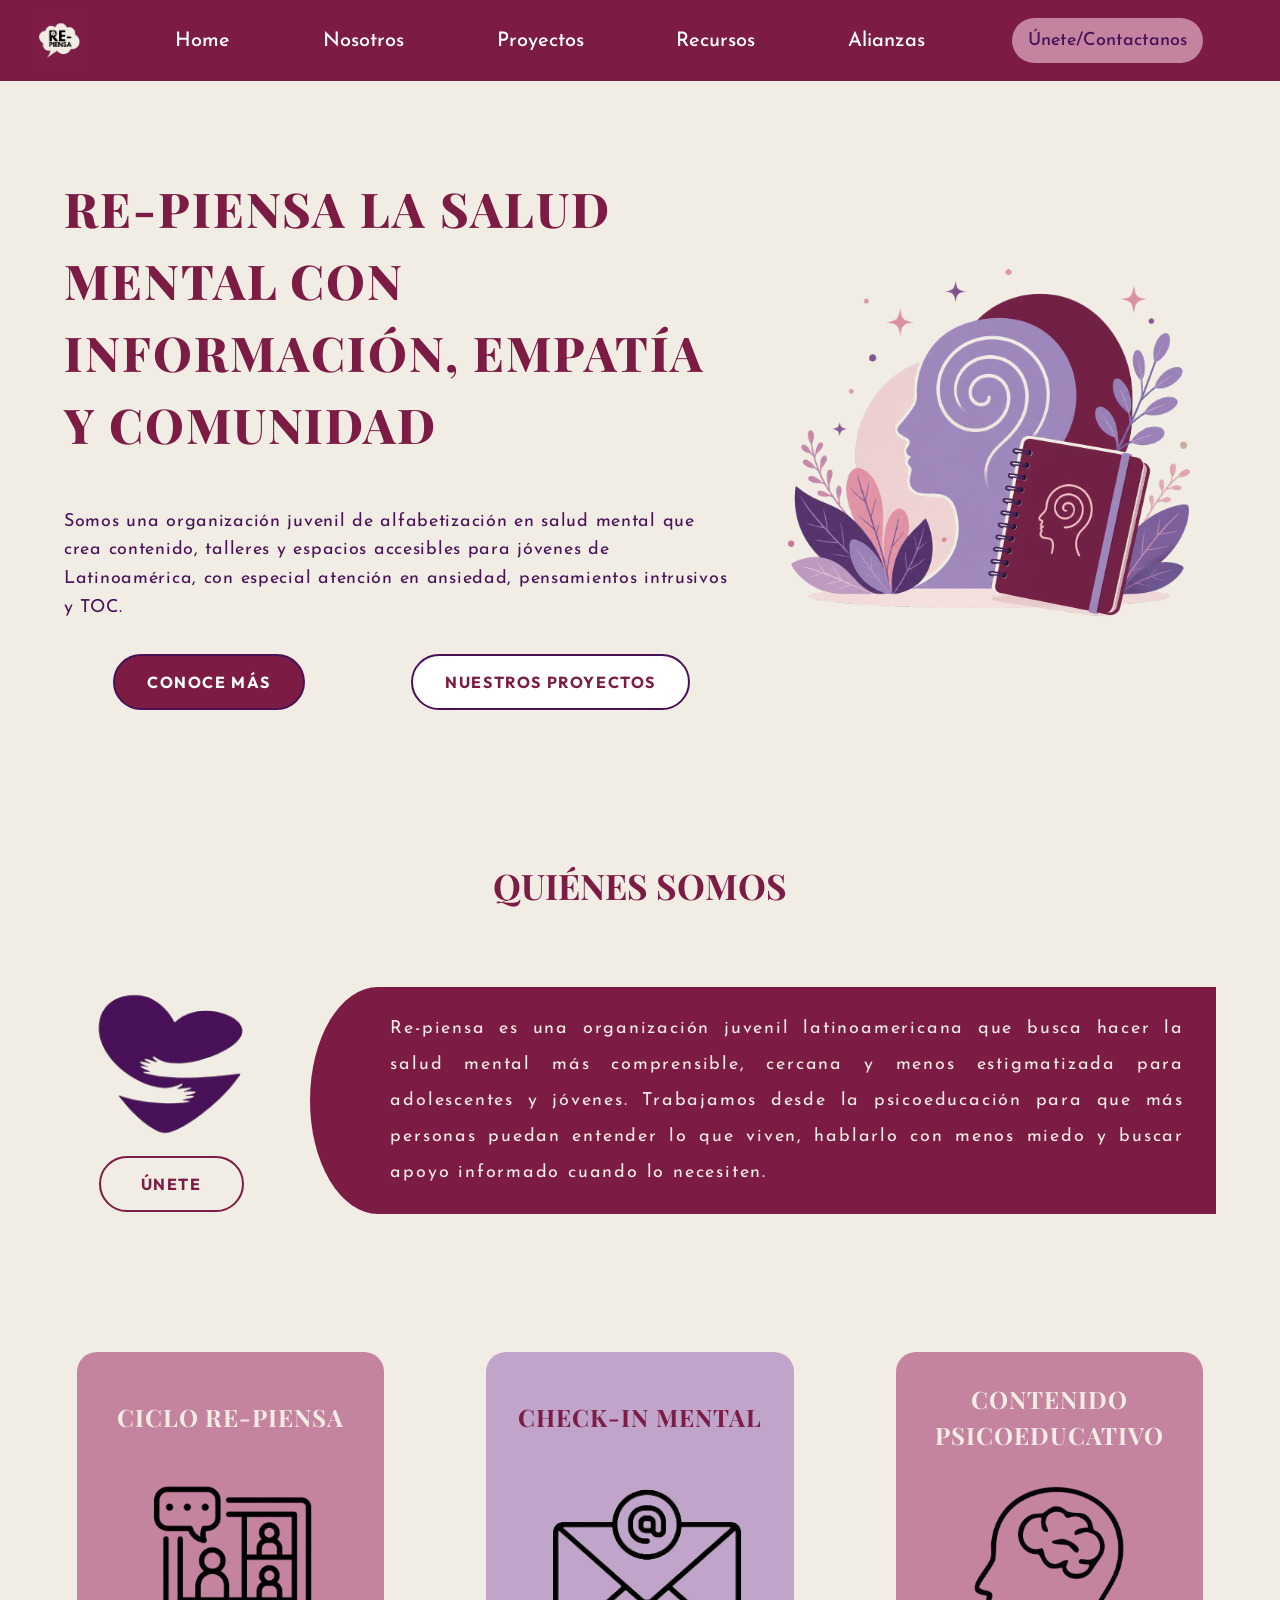
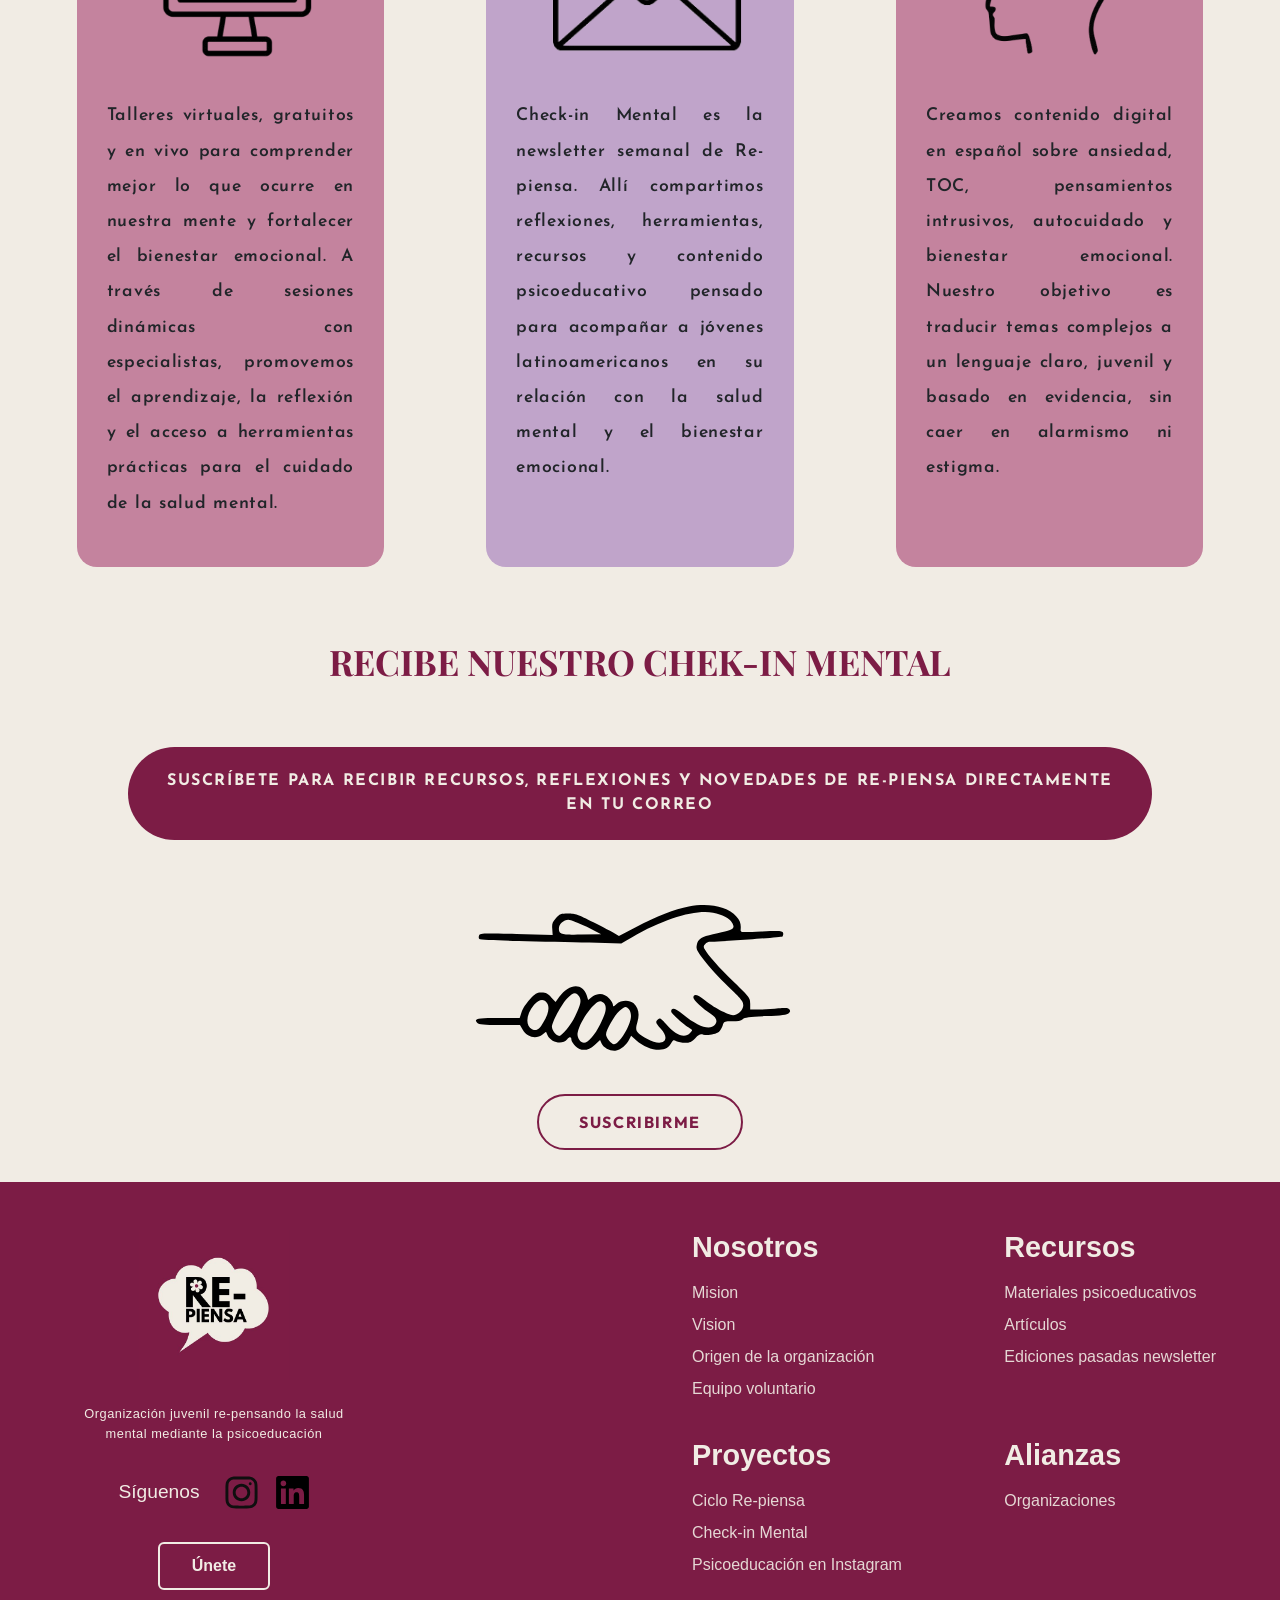
<file: index.html>
<!doctype html>
<html lang="en">
  <head>
    <meta charset="UTF-8" />
    <meta name="viewport" content="width=device-width, initial-scale=1.0" />
    <title>Re-piensa</title>
    <link rel="icon" type="image/x-icon" href="assets/icons/repiensa_logo.jpg">

    <!-- Fonts -->
    <link rel="preconnect" href="https://fonts.googleapis.com" />
    <link rel="preconnect" href="https://fonts.gstatic.com" crossorigin />
    <link href="https://fonts.googleapis.com/css2?family=Cinzel+Decorative:wght@400;700;900&family=Josefin+Sans:ital,wght@0,100..700;1,100..700&family=Merriweather:ital,opsz,wght@0,18..144,300..900;1,18..144,300..900&family=Outfit:wght@100..900&family=Playfair+Display:ital,wght@0,400..900;1,400..900&family=Roboto:ital,wght@0,100..900;1,100..900&family=Urbanist:ital,wght@0,100..900;1,100..900&display=swap" rel="stylesheet">
    
    <!-- Bootstrap CSS -->
    <link
      rel="stylesheet"
      href="https://cdn.jsdelivr.net/npm/bootstrap@5.3.8/dist/css/bootstrap.min.css"
    />

    <!-- Mis estilos -->
    <link rel="stylesheet" href="css/styles.css" />

  </head>
  <body>
    <!-- Barra de navegación -->
    <nav class="navbar navbar-expand-xl bg-body-navbar">
      <div class="container-fluid">
        <!-- Logo (Izquierda)-->
        <a class="navbar-brand" href="#" id="logo-navbar">
          <img class="navbar-logo" src="assets/icons/repiensa_logo.jpg" alt="Logo de Re-piensa"/>
        </a>

        <!-- Botón únete no pertenece al dropdown-->
        <div class="navbar-button">
          <a class="btn-unete" href="#">Únete/Contactanos</a>
        </div>

        <!-- Hamburger Toggler (A la derecha en celulares)-->
        <button
          class="navbar-toggler"
          type="button"
          data-bs-toggle="collapse"
          data-bs-target="#navbarNavDropdown"
          aria-controls="navbarNavDropdown"
          aria-expanded="false"
          aria-label="Toggle navigation"
        >
          <span class="navbar-toggler-icon"></span>
        </button>

        <!-- Menú Colapsable-->
        <div class="collapse navbar-collapse" id="navbarNavDropdown">
          <!-- Menú -->
          <ul class="navbar-nav" id="main-menu"></ul>
        </div>
      </div>
    </nav>

    <!-- Using SPA-->
    <main id="main-content"></main>
    
    <!-- Pie de página -->
    <footer class="footer-site">
      <div class="footer-brand">
        <img class="footer-logo" src="assets/icons/repiensa_logo.jpg" alt="Re-Piensa logo" />
        <p class="footer-tagline">
          Organización juvenil re-pensando la salud mental mediante la
          psicoeducación
        </p>
        <div class="footer-follow">
          <span>Síguenos</span>
          <div class="social-icons">
            <a href="https://www.instagram.com/re_piensa/" target="_blank" aria-label="Instagram">
              <img src="assets/icons/instagram.svg" alt="Instagram" />
            </a>
            <a href="https://www.linkedin.com/company/re-piensa/" target="_blank" aria-label="LinkedIn">
              <img src="assets/icons/linkedin.svg" alt="LinkedIn" />
            </a>
          </div>
        </div>
        <a class="footer-btn" href="#">Únete</a>
      </div>

      <div class="footer-links">
        <div class="footer-col">
          <h4>Nosotros</h4>
          <ul>
            <li><a href="#" class="footer-anchor-link" data-route="pages/nosotros.html" data-target="mision">Mision</a></li>
            <li><a href="#" class="footer-anchor-link" data-route="pages/nosotros.html" data-target="vision">Vision</a></li>
            <li><a href="#" class="footer-anchor-link" data-route="pages/nosotros.html" data-target="origen">Origen de la organización</a></li>
            <li><a href="#" class="footer-anchor-link" data-route="pages/nosotros.html" data-target="equipo">Equipo voluntario</a></li>
          </ul>
        </div>

        <div class="footer-col">
          <h4>Recursos</h4>
          <ul>
            <li><a href="#" class="footer-anchor-link" data-route="pages/recursos.html" data-filter="materiales">Materiales psicoeducativos</a></li>
            <li><a href="#" class="footer-anchor-link" data-route="pages/recursos.html" data-filter="articulos">Artículos</a></li>
            <li><a href="#" class="footer-anchor-link" data-route="pages/recursos.html" data-filter="newsletter">Ediciones pasadas newsletter</a></li>
          </ul>
        </div>

        <div class="footer-col">
            <h4>Proyectos</h4>
            <ul>
                <li><a href="#" class="footer-anchor-link" data-route="pages/proyectos.html" data-target="ciclo-repiensa">Ciclo Re-piensa</a></li>
                <li><a href="#" class="footer-anchor-link" data-route="pages/proyectos.html" data-target="checkin-mental">Check-in Mental</a></li>
                <li><a href="#" class="footer-anchor-link" data-route="pages/proyectos.html" data-target="instagram-psico">Psicoeducación en Instagram</a></li>
            </ul>
        </div>

        <div class="footer-col">
            <h4>Alianzas</h4>
            <ul>
                <li><a href="#" class="footer-anchor-link" data-route="pages/alianzas.html" data-target="organizaciones">Organizaciones</a></li>
            </ul>
        </div>
      </div>
    </footer>

    <!-- Bootstrap JS -->
    <script src="https://cdn.jsdelivr.net/npm/bootstrap@5.3.8/dist/js/bootstrap.bundle.min.js"></script>

    <!-- Mi JavaScript-->
    <script src="js/app.js" type="module"></script>
  </body>
</html>
</file>
<file: css/styles.css>
:root {
    --color-1: #F1ECE4;
    --color-2: #7c1c45;
    --color-3: #C4839E;
    --color-4: #C0A4CA;
    --color-5: #481158;
    --color-6: #AA6754;

    /*-----Fonts-----*/
    --font-navbar: 'Josefin Sans', sans-serif;
    --font-heading: 'Playfair Display', serif;
    --font-text: 'Josefin Sans', sans-serif;
    --font-buttons: 'Outfit', sans-serif;
    --font-footer: 'League Spartan', sans-serif;
    --font-partner: 'Merriweather', sans-serif;
    --font-form: 'Merriweather', sans-serif;

    /*-----Font sizes-----*/
    --fs-section-title: clamp(1.5rem, 3vw, 2.2rem);
    --fs-card-title: clamp(1.4rem, 2vw, 1.5rem);
    --fs-body: clamp(0.95rem, 1.4vw, 1.1rem);
    --fs-subtitle: clamp(1rem, 1.6vw, 1.15rem);
    --fs-button: clamp(1rem, 1.2vw, 1.1rem);
}

#main-content {
    background-color: var(--color-1);
}

/* #region Navbar*/
.bg-body-navbar {
    background-color: var(--color-2);
}

.navbar-logo {
    width: 55px;
    height: auto;
}

/* ---------- Mobile View (Default) ---------- */

/* Centra el botón entre el logo y el toggler*/
.navbar-button {
    order: 2;
    margin: 0 auto;
}

/* Posiciona el toggler a la derecha */
.navbar-toggler {
    order: 3;
}

/* Fuerza al menú colapsado a bajar debajo de todo lo demás*/
.navbar-collapse {
    order: 4;
    width: 100%;
}

.nav-link {
    font-family: var(--font-navbar);
    font-size: 18px;
    font-weight: 500;
    text-align: center;
    color: white;
}

.btn-unete {
    font-family: var(--font-navbar);
    font-size: 18px;
    font-weight: 500;
    background-color: var(--color-3);
    padding: 0.8rem 1rem;
    border-radius: 999px;
    color: var(--color-5);
    text-decoration: none;
}

/* ---------- Desktop ---------- */

@media (min-width: 1200px) 
{

    .navbar-button {
        order: 3;
    }

    /* Resetear el menu a la posición media */
    .navbar-collapse {
        order: 2;
    }
    

    .bg-body-navbar .container-fluid 
    {
        padding-inline: 2rem 6vw;
    }

    #main-menu
    {
        gap: 6vw;
        margin-left: 5vw;
    }

    .navbar-nav .nav-link
    {
        font-size: 20px;
        font-weight: 500;
        color: white;
        text-transform: capitalize;
    }

    .navbar-nav .nav-link.active
    {
        font-size: 20px;
        color: var(--color-3);
        font-weight: bold;
        text-transform: uppercase;
    }
}
/* #endregion */

/*-------------- Landing Page --------------*/

/* #region Hero Section */
#hero-section {
    background-color: var(--color-1);
    display: flex;
    flex-direction: row;
    justify-content: space-evenly;
    align-items: center;
    padding: 5rem 5%;    
    gap: 2rem;
    min-height: 80vh; /*Ocupa el 80% del viewport*/
}

/* Lado izquierdo toma el 40% menos el gap*/
#hero-section .hero-image {
    flex: 0 0 calc(40% - 1rem);
    display: flex;  
    justify-content: center;
}

#hero-section .hero-image img {
    max-width: 100%;
    height: auto;
}

/* Lado derecho tome el 60% menos el gap*/
#hero-section .hero-content {
    flex: 0 0 calc(60% - 1rem);
}

#hero-section .hero-content .hero-title {
    font-family: var(--font-heading);
    color: var(--color-2);
    font-size: 3rem;
    font-weight: 800;
    text-transform: uppercase;
    line-height: 1.5;
    letter-spacing: 0.04em;
    margin-bottom: 3rem;
}

#hero-section .hero-content .hero-description {
    font-family: var(--font-text);
    color: var(--color-5);
    font-size: clamp(0.95rem, 1.4vw, 1.15rem);
    line-height: 1.6;
    letter-spacing: 0.04em;
    margin-bottom: 2rem;
}

#hero-section .hero-content .hero-buttons {
    display: flex;
    flex-direction: row;
    gap: 0.5rem;
    justify-content: space-around;
    align-items: center;
}

#hero-section .hero-content .hero-buttons .btn {
    padding: 0.88rem 2rem;
    border-radius: 50px;
    border: 2px solid var(--color-5);
    font-family: var(--font-buttons);
    font-size: var(--fs-button);
    font-weight: 700;
    letter-spacing: 0.1em;
    text-transform: uppercase;
    transition: all 1s ease;
}

#hero-section .hero-content .hero-buttons .btn-primary,
#hero-section .hero-content .hero-buttons .btn-secondary:hover {
    background-color: var(--color-2);
    color: white;
}

#hero-section .hero-content .hero-buttons .btn-secondary,
#hero-section .hero-content .hero-buttons .btn-primary:hover {
    background-color: white;
    color: var(--color-2);
}

/* Ajuste para vista en movil */
@media (max-width: 991px) {
    
    #hero-section {
        display: grid;
        grid-template-columns: 1fr;
        text-align: center;
        padding: 3rem 2rem;
        gap: 0;
    }

    #hero-section .hero-content {
        display: contents;
    }

    /* Reordernar el contenido */
    #hero-section .hero-content .hero-title {
        grid-row: 1;
        margin-bottom: 2rem;
        font-size: 2rem;
    }

    #hero-section .hero-content .hero-description {
        grid-row: 2;
        margin-bottom: 2rem;
    }

    #hero-section .hero-image img{
        grid-row: 3;
        width: 75%;
        margin: 0 auto 1.5rem auto;     
    }

    #hero-section .hero-content .hero-buttons {
        grid-row: 4;
        justify-content: center ;
        flex-wrap: wrap;
        gap: 1.2rem;
        margin-top: 0;
    }

    #hero-section .hero-content .hero-buttons .btn {
        padding: 0.75rem 1.5rem;
    }
}
/* #endregion */

/* #region About Us Section */
#about-us-section {
    height: auto;
    padding: 4rem 5%;
    display: flex;
    flex-direction: column;
    text-align: center;
}

#about-us-section .about-us-title {
    font-family: var(--font-heading);
    font-size: var(--fs-section-title);
    font-weight: 700;
    color: var(--color-2);
    text-transform: uppercase;
    margin-bottom: 5rem;
}

#about-us-section .about-us-content {
    display: flex;
    flex-direction: row;
    gap: 2rem;
}

#about-us-section .about-us-content .left {
    flex: 0 0 calc(20% - 1rem);
    display: flex;
    flex-direction: column;
    align-items: center;
    gap: 1rem;
}

#about-us-section .about-us-content .left img {
    width: 75%;
    height: auto;
    transition: transform 0.5s ease-in;
}

#about-us-section .about-us-content .left img:hover {
    transform: scale(1.1);
}

#about-us-section .about-us-content .right {
    display: flex;
    align-items: center;
    background-color: var(--color-2);
    flex: 0 0 calc(80% - 1rem);
    padding: 1.5rem 2rem 1.5rem 5rem;
    margin: 0;
    border-radius: 15% / 100%;  
    border-top-right-radius: 0;
    border-bottom-right-radius: 0;

    text-align: justify;
    font-family: var(--font-text);
    font-size: clamp(0.95rem, 1.4vw, 1.2rem);
    font-weight: 400;
    color: var(--color-1);
    letter-spacing: 0.1em;
    line-height: 2;
}

#about-us-section .about-us-content .right p {
    margin-bottom: 0;
}

#about-us-section #join-btn {
    font-family: var(--font-buttons);
    font-size: var(--fs-button);
    font-weight: 700;
    letter-spacing: 0.1em;
    color: var(--color-2);
    padding: 0.88rem 2.5rem;
    border-radius: 50px;
    border: 2px var(--color-2) solid;
    text-transform: uppercase;
    text-decoration: none;
}

@media (max-width: 991px) {
    
    #about-us-section {
        padding: 0 2rem 2rem;
        gap: 0;
    }

    #about-us-section .about-us-title {
        margin-bottom: 2rem;
    }
 
    #about-us-section .about-us-content {
        flex-direction: column;
    }

    #about-us-section .about-us-content .right {
        order: -1;
        padding: 1.5rem 1.5rem;
        text-align: center;
        border-radius: 50px;
    }

    #about-us-section .about-us-content .left img{
        width: 40%;
        max-width: 200px;
        height: auto;
    }
}

/* #endregion */

/* #region Project Section */
#project-section {
    background-color: var(--color-1);
    height: auto;
    padding: 4rem 2%;
    display: flex;
    flex-direction: row;
    flex-wrap: nowrap;
    justify-content: space-around;
}

#project-section .project {
    width: 25%;
    margin: 10px 60px;
    border-radius: 20px;
    padding: 5px;
    display: flex;
    flex-direction: column;
    align-items: center;
}

.project-section-title {
    margin-top: 20px;
    height: 80px;
    color: var(--color-1);
    font-family: var(--font-heading);
    font-size: var(--fs-card-title);
    font-weight: bolder;
    text-transform: uppercase;
    display: flex;
    align-items: center;
    justify-content: center;
    text-align: center;
    letter-spacing: 0.04em;
}

#project-section .project img {
    height: 200px;
}

#project-section .project-description {
    font-family: var(--font-text);
    font-size: var(--fs-body);
    text-align: justify;
    padding: 25px;
    letter-spacing: 0.04em;
    font-weight: 600;
    line-height: 200%;
}

#project-section .project1,
#project-section .project3 {
    background-color: var(--color-3);
}

#project-section .project2 {
    background-color: var(--color-4);
}

#project-section .project .middle-title {
    color: var(--color-2);
} 


/* Los tres cardes siempre deben estar alineados*/
@media (min-width: 992px) and (max-width: 1436px) {    
    
    
    #project-section .project {
        width: 25%;
        margin-left: 0;
        margin-right: 0;
    }
}

@media (max-width: 991px) {
    
    #project-section {
        flex-direction: column;
        align-items: center;
        gap: 2rem;
    }

    #project-section .project {
        margin: 0;
        width: 75%;
        max-width: 350px;
    }

    #project-section .project img {
        height: 150px;
    }
}
/* #endregion */

/* #region Newsletter Section */
#newsletter-section {
    display: flex;
    flex-direction: column;
    align-items: center;
    text-align: center;
}

#newsletter-section .newsletter-section-title {
    font-family: var(--font-heading);
    font-size: var(--fs-section-title);
    font-weight: 700;
    color: var(--color-2);
    text-transform: uppercase;
    margin-bottom: 4rem;
}

#newsletter-section .newsletter-section-message {
    background-color: var(--color-2);
    padding: 1.4rem;
    color: var(--color-1);
    display: flex;
    justify-content: center;
    align-items: center;
    width: 80%;
    border-radius: 50px;
    margin-bottom: 1rem;
}

#newsletter-section .newsletter-section-message p {
    font-family: var(--font-text);
    font-size: clamp(0.95rem, 1.4vw, 1.0rem);
    font-weight: 700;
    text-transform: uppercase;
    letter-spacing: 0.1em;
    margin-bottom: 0;
}

#newsletter-section img {
    width: 30%;
}

#newsletter-section a {
    font-family: var(--font-buttons);
    font-size: var(--fs-button);
    font-weight: 700;
    letter-spacing: 0.1em;
    color: var(--color-2);
    padding: 0.88rem 2.5rem;
    border-radius: 50px;
    border: 2px var(--color-2) solid;
    text-transform: uppercase;
    text-decoration: none;
    margin-bottom: 2rem;
}

@media (max-width: 991px) {

    #newsletter-section {
        text-align: center;
    }

    #newsletter-section .newsletter-section-title {
        margin-bottom: 2rem;
        padding-inline: 1rem;
    }

    #newsletter-section .newsletter-section-message p {
        padding: 0.4rem;
        font-weight: 500;
        text-transform: none;
    }

    #newsletter-section img {
        height: 140px;
        width: auto;
        margin-bottom: 1rem;
    }   
}
/* #endregion */

/* #region Footer */
.footer-site {
    background-color: var(--color-2);
    color: var(--color-1);
    padding: clamp(2rem, 4vw, 3rem) clamp(1.5rem, 5vw, 4rem);
    display: flex;
    flex-wrap: wrap;
    justify-content: space-between;
    font-family: var(--font-footer);
}

.footer-site .footer-brand {
    display: flex;
    flex-direction: column;
    align-items: center;
    text-align: center;
    max-width: 300px;
}

.footer-site .footer-brand .footer-logo {
    width: clamp(50px, 20vw, 150px);
    height: auto;
    margin-bottom: 1.5rem;
}

.footer-site .footer-brand .footer-tagline {
    font-size: clamp(0.8rem, 1vw, 0.95rem);
    line-height: 1.5;
    letter-spacing: 0.04em;
    margin-bottom: 2rem;
}

.footer-site .footer-brand .footer-follow {
    display: flex;
    align-items: center;
    gap: 1.5rem;
    margin-bottom: 2rem;
    font-size: clamp(1.05rem, 1.6vw, 1.2rem);
    font-weight: 500;
}

.footer-site .footer-brand .footer-follow .social-icons {
    display: flex;
    gap: 1rem;
}

.footer-site .footer-brand .footer-follow .social-icons img {
    width: 35px;
    height: auto;
}

.footer-site .footer-brand .footer-btn {
    border: 2px solid var(--color-1);
    color: var(--color-1);
    padding: 10px 32px;
    border-radius: 6px;
    font-size: clamp(0.9rem, 1.3vw, 1rem);
    font-weight: 600;
    text-decoration: none;
}

.footer-site .footer-links {
    display: grid;
    grid-template-columns: repeat(2, auto);
    grid-template-rows: auto auto;
    column-gap: clamp(2.5rem, 8vw, 10rem);
    row-gap: 1.5rem;
}

.footer-site .footer-links .footer-col h4 {
    font-size: clamp(1.5rem, 2.4vw, 1.8rem);
    font-weight: 700;
    margin: 0 0 1rem;
}

.footer-site .footer-links .footer-col ul {
    list-style: none;
    margin: 0;
    padding: 0;
}

.footer-site .footer-links .footer-col li {
    margin-bottom: 0.5rem;
}

.footer-site .footer-links .footer-col a {
    color: var(--color-1);
    text-decoration: none;
    font-size: clamp(0.8rem, 1.3vw, 1rem);
    font-weight: 500;
    opacity: 0.90;
}

.footer-site .footer-links .footer-col a:hover {
    text-decoration: underline;
}

@media (max-width: 991px) {

    .footer-site {
        flex-direction: column;
        align-items: center;
        text-align: center;
        gap: 4rem;
    }

    .footer-site .footer-links {
        gap: 2.5rem;
    }
}

/* #endregion */

/*-------------- Nosotros --------------*/

/* #region Banner Section*/
.nosotros-banner {
    position: relative;
    background-color: var(--color-2);
    height: clamp(320px, 55vw, 620px);
    overflow: hidden; /* so cropped image doesn't spill out */
}

.nosotros-banner img {
    width: 100%;    
    height: 100%;
    object-fit: cover;
    display: block;
}

.nosotros-banner h1 {
    position: absolute;
    top: 50%;
    left: 50%;
    transform: translate(-50%, -60%);
    margin: 0;
    white-space: nowrap;
    
    font-family: var(--font-heading);
    font-size: clamp(1.5rem, 5vw, 5rem);
    font-weight: 600;
    letter-spacing: 0.02em;
    text-transform: uppercase;
    text-align: center;
    color: white;
}

@media (max-width: 991px) {
    .nosotros-banner {
        height: auto;
        aspect-ratio: 4 / 5;
    }

    .nosotros-banner h1 {
        white-space: normal;
        width: 90%;
    }
}
/* #endregion*/

/* #region Mision-Vision Section*/
.mision-vision-section {
    display: flex;
    flex-direction: row;
    justify-content: space-evenly;
    flex-wrap: nowrap;
    padding: 4rem 5%;
}

.mision-vision-section .mision,
.mision-vision-section .vision {
    text-align: center;
    display: flex;
    flex-direction: column;
    gap: 2rem;
    width: 100%;
    max-width: 350px;
}
.mision-vision-section .mision h2,
.mision-vision-section .vision h2 {
    font-family: var(--font-heading);
    font-weight: 700;
    font-size: clamp(1.5rem, 3vw, 2rem);
    text-transform: uppercase;
    color: var(--color-2);
    letter-spacing: 0.02em;
}
.mision-vision-section .content {
    background-color: rgb(124, 28, 69, 0.8);
    color: var(--color-1);
    font-family: var(--font-text);
    font-weight: 400;
    font-size: clamp(0.9rem, 2vw, 1.2rem);
    letter-spacing: 0.04em;
    line-height: 2;
    padding: clamp(1.5rem, 4vw, 2.5rem) clamp(1.25rem, 3vw, 2rem);    
    border-radius: 20px;
    flex: 1; /* Grow to fill the column*/
    display: flex; 
    align-items: center;
}

@media (max-width: 991px) {
    
    .mision-vision-section {
        flex-direction: column;   
        align-items: center;
        gap: 3rem;
    }

    .mision-vision-section .mision,
    .mision-vision-section .vision {
        width: 90%;
    }
} 
/* #endregion */

/* #region Origen Section*/
.origen-section {
    display: flex;
    justify-content: space-around;
    align-items: center;
    padding: 4rem 5%;
    flex-wrap: wrap;
}

.origen-section .origen-shape {
    position: relative; 
    flex-shrink: 0;
    width: clamp(260px, 28vw, 340px);
    aspect-ratio: 1 / 1;
    display: flex;
    align-items: center;
    justify-content: center;
    padding: 4rem;
}   

.origen-section .origen-shape .origen-shape-svg {
    position: absolute;
    inset: 0;
    width: 100%;
    height: 100%;
    z-index: 0;
}

.origen-section .origen-shape h2 {
    position: relative;
    z-index: 1;
    font-family: var(--font-heading);
    font-weight: 700;
    font-size: clamp(1.5rem, 3vw, 1.8rem);
    text-transform: uppercase;
    letter-spacing: 0.04em;
    text-align: center;
    line-height: 2;
    margin: 0;
}

.origen-section .origen-text {
    flex: 1;
    min-width: 280px;
    max-width: 560px;
    font-family: var(--font-text);
    font-weight: 500;
    font-size: clamp(0.9rem, 2vw, 1.2rem);
    line-height: 2;
    letter-spacing: 0.02em;
    text-align: justify;
}

@media (max-width: 991px) {
    
    .origen-section {
        flex-direction: column;
        gap: 2.5rem;
        padding: 0rem 6%;
    }

    .origen-section .origen-text {
        margin-bottom: 2rem;
    }
} 
/* #endregion */

/* #region Fundadora Section*/
.fundadora-section {
    display: flex;
    align-items: center;
    gap: clamp(2rem, 5vw, 4rem);
    background-color: var(--color-2);
    color: var(--color-1);
    padding: clamp(2.5rem, 6vw, 4rem) 6%;
}

.fundadora-section .fundadora-text {
    flex: 1 1 55%;
    display: flex;
    flex-direction: column;
    gap: 1.75rem;
}

.fundadora-section .fundadora-text p{
    margin: 0;
    font-family: var(--font-text);
    font-size: clamp(0.9rem, 1.6vw, 1.1rem);
    font-weight: 400;
    letter-spacing: 0.04em;
    line-height: 2;
}
.fundadora-section .fundadora-signature {
    font-weight: 700 !important;
}

.fundadora-photo {
    flex: 1 1 35%;
    max-width: 400px;
}

.fundadora-photo img {
    width: 100%;
    height: auto;
    aspect-ratio: 4 / 5;
    object-fit: cover;
    border-radius: 15px;
    display: block;
    box-shadow: 0 10px 30px rgba(0,0,0,0.25);
}

.fundadora-section .fundadora-linkedin {
    align-self: flex-start;
    display: inline-flex;
    width: clamp(1.75rem, 3vw, 2.25rem);
    height: clamp(1.75rem, 3vw, 2.25rem);
    transition: transform 0.2s ease;
}

.fundadora-section .fundadora-linkedin:hover {
    transform: scale(1.1);
}

.fundadora-section .fundadora-linkedin:focus-visible {
    outline: 2px solid var(--color-1);
    outline-offset: 4px;
    border-radius: 4px;
}

.fundadora-linkedin-icon {
    width: 100%;
    height: 100%;
    display: block;
}

@media (max-width: 991px) {

    .fundadora-section {
        flex-direction: column;
        text-align: center;
    }
    
    .fundadora-section .fundadora-linkedin {
        align-self: center;
    }

    .fundadora-photo {
        max-width: 320px;
    }
}
/* #endregion */

/* #region Equipo Voluntario Section*/
.equipo-section {
    text-align: center;
    padding: clamp(3rem, 6vw, 5rem) 4%;
}

.equipo-section h2 {
    font-family: var(--font-heading);
    font-weight: 700;
    font-size: clamp(1.5rem, 3vw, 2rem);
    text-transform: uppercase;
    color: var(--color-2);
    letter-spacing: 0.02em;
    margin-bottom: 2rem;
}

.equipo-section .equipo-subtitle {
    font-family: var(--font-text);
    font-size: clamp(0.9rem, 2vw, 1.2rem);
    font-weight: 500;
    letter-spacing: 0.02em;
    margin-bottom: 2rem;
}

.equipo-section .equipo-accordion {
    max-width: 700px;
    margin: 0 auto;
    overflow: hidden;
}

.equipo-section .equipo-accordion .accordion-item {
    border: none;
}

.equipo-section .equipo-accordion .accordion-item:nth-child(odd) .accordion-button {
    background-color: var(--color-4);
}

.equipo-section .equipo-accordion .accordion-item:nth-child(even) .accordion-button {
    background-color: var(--color-3);
}

.equipo-section .equipo-accordion .accordion-button {
    position: relative;
    justify-content: center;
    text-align: center;
    font-family: var(--font-text);
    font-weight: 650;
    font-size: clamp(0.9rem, 1.6vw, 1.2rem);
    box-shadow: none;
    padding: 1.5rem;
}

.equipo-accordion .accordion-button::after {
    position: absolute;
    right: clamp(1rem, 3vw, 2rem);
    top: 50%;
    transform: translateY(-50%);
    margin: 0;
}

.equipo-accordion .accordion-button:not(.collapsed)::after {
    transform: translateY(-50%) rotate(-180deg);
}

.equipo-section .equipo-accordion .accordion-button:not(.collapsed) {
    color: black;
    background-color: inherit;
}

.equipo-section .equipo-accordion .accordion-body {
    background-color: white;
    padding: 1.25rem 2rem;
    font-family: var(--font-text);
    font-size: clamp(0.85rem, 1.5vw, 1rem);
    line-height: 1.5;
}

.equipo-section .equipo-accordion .accordion-body p {
    margin-bottom: 0;
}
/* #endregion */

/*-------------- Proyectos --------------*/

/* #region ciclo-repiensa section */
.ciclo-repiensa {
    padding: clamp(3rem, 8vw, 6em) clamp(1.25rem, 5vw, 3rem);
}

.ciclo-repiensa .ciclo-inner {
    max-width: 1100px;
    margin: 0 auto;
    display: grid;
    grid-template-columns: 1fr 1fr;
    gap: clamp(1.5rem, 4vw, 3rem);
    align-items: start;
}

.ciclo-repiensa .ciclo-title {
    font-family: var(--font-heading);
    font-weight: 700;
    color: var(--color-2);
    font-size: clamp(1.5rem, 2.6vw, 2.1rem);
    letter-spacing: 0.02em;
    margin: 0 0 1rem;
    text-transform: uppercase;
}

.ciclo-repiensa .ciclo-copy {
    text-align: center;
}

.ciclo-repiensa .ciclo-checklist {
    list-style: none;
    margin: 0;
    padding: 0;
    display: flex;
    flex-direction: column;
    gap: clamp(1rem, 2.5vw, 1.5rem);
}

.ciclo-repiensa .ciclo-checklist li {
    display: flex;
    align-items: flex-start;
    gap: 0.85rem;
}

.ciclo-repiensa .ciclo-desc {
    font-size: clamp(0.95rem, 1.4vw, 1.05rem);
    font-weight: 500;
    line-height: 1.6;
    letter-spacing: 0.02em;
    margin: 0;
}

.ciclo-repiensa .check-icon {
    flex: 0 0 auto;
    width: clamp(1.4rem, 2.2vw, 1.6rem);
    height: clamp(1.4rem, 2.2vw, 1.6rem);
    display: block;
}

.ciclo-repiensa .check-text {
    font-weight: 500;
    font-size: clamp(0.90rem, 1.4vw, 1rem);
    line-height: 1.4;
}

@media (max-width: 991px) {
    .ciclo-repiensa .ciclo-inner {
        grid-template-columns: 1fr;
    }

    .ciclo-repiensa .ciclo-copy {
        text-align: center;
    }

    .ciclo-repiensa .ciclo-checklist {
        width: fit-content;
        margin: 0 auto;
    }
}

@media (max-width: 576px) {
    .ciclo-repiensa .ciclo-checklist {
        width: auto;
        margin: 0;
    }
}
/*  #endregion */

/* # region impacto-strip section */

.impacto-strip {
    background-color: var(--color-2);
    color: var(--color-1);
    padding: clamp(2.5rem, 5vw, 4rem) clamp(1.25rem, 4vw, 3rem);
    text-align: center;
}

.impacto-title {
    font-family: var(--font-heading);
    font-size: clamp(1.5rem, 2.6vw, 2.25rem);
    font-weight: 700;
    margin: 0 0 clamp(1.75rem, 4vw, 3rem);
    letter-spacing: 0.02em;
    text-transform: uppercase;
}

.impacto-grid {
    display: grid;
    grid-template-columns: repeat(3, 1fr);
    max-width: 1000px;
    margin: 0 auto;
}

.impacto-item {
    display: flex;
    flex-direction: column;
    align-items: center;
    padding: 0.25rem clamp(1rem, 3vw, 2.5rem);
    border-left: 2px solid #c0a4ca;
}

.impacto-item:first-child {
    border-left: none;
}

.impacto-item-destacado {
    color: #f1ece4;
}

.impacto-icon {
    width: 3rem;
    height: 3rem;
    margin-bottom: 0.75rem;
}

.impacto-number {
    display: flex;
    align-items: flex-end;
    justify-content: center;
    height: clamp(3.75rem, 8vw, 5.5rem);
    font-family: var(--font-serif);
    font-size: clamp(3rem, 6vw, 4.5rem);
    line-height: 1;
}

.impacto-item-destacado .impacto-number {
    font-size: clamp(3.75rem, 8vw, 5.5rem);
}

.impacto-value {
    font-variant-numeric: tabular-nums;
}

.impacto-sign {
    font-size: 0.5em;
    line-height: 1;
    margin-bottom: 0.06em;
}

.impacto-plus {
    margin: 0 2px 0.6em 0;
}

.impacto-label {
    font-size: 1.1rem;
    font-family: var(--font-text);
    line-height: 1.4;
    letter-spacing: 0.04em;
    max-width: 200px;
    margin: 0.75rem 0 0;
}

.impacto-closing {
    font-family: var(--font-text);
    font-style: italic;
    font-size: clamp(1.1rem, 1.6vw, 1.2rem);
    line-height: 1.5;
    max-width: 480px;
    margin: 2rem auto 0;
}

.impacto-source {
    font-size: 0.75rem;
    color: #c0a4ca;
    margin: 0.9rem 0 0;
}

@media (max-width: 576px) {
    .impacto-grid {
        grid-template-columns: 1fr 1fr;
    }

    .impacto-item {
        padding: 0.25rem 0.5rem;
    }

    .impacto-item:nth-child(3) {
        grid-column: 1 / -1;
        border-left: none;
        border-top: 1px solid #c0a4ca;
        margin-top: 1.1rem;
        padding-top: 1.1rem;
    }

    .impacto-label {
        font-size: 0.8rem;
        max-width: none;
    }
}
/*  #endregion */

/* #region talleres-showcase section */
.talleres-showcase {
    padding: clamp(2rem, 5vw, 3.5rem) 0;
}

.talleres-showcase .talleres-container {
    max-width: 1100px;
    margin: 0 auto;
    padding: 0 clamp(1.25rem, 5vw, 3rem);
}

.talleres-showcase .talleres-heading {
    grid-area: subtitle;
    color: var(--color-5);
    font-weight: 700;
    font-size: clamp(1rem, 1.6vw, 1.15rem);
    text-transform: uppercase;
    text-align: center;
    line-height: 1.8;
    margin: 0;
    text-decoration: underline dotted;
    text-decoration-thickness: 4px;
    text-underline-offset: 4px;
}

.talleres-showcase .coverflow-wrap {
    position: relative;
    display: flex;
    align-items: center;
    gap: 0.5rem;
}

.talleres-showcase .talleres-coverflow {
    --slide-w: clamp(150px, 26vw, 260px);
    flex: 1 1 auto;
    display: flex;
    overflow-x: auto;
    overflow-y: visible;
    scroll-snap-type: x mandatory;
    scroll-behavior: smooth;
    gap: clamp(0.5rem, 2vw, 1.25rem);
    padding: 2.5rem calc(50% - (var(--slide-w) / 2));
    -webkit-overflow-scrolling: touch;
    scrollbar-width: none;
}

.talleres-showcase .talleres-coverflow::-webkit-scrollbar {
    display: none;
}

.talleres-showcase .coverflow-slide {
    flex: 0 0 auto;
    width: var(--slide-w);
    aspect-ratio: 4 / 5;
    scroll-snap-align: center;
    cursor: pointer;
    transition: transform 0.3s ease, opacity 0.3s ease;
    will-change: transform;
}

.talleres-showcase .coverflow-img {
    width: 100%;
    height: 100%;
    object-fit: cover;
    border-radius: 12px;
    box-shadow: 0 10px 26px rgba(60, 20, 40, 0.3);
    display: block;
}

.talleres-showcase .coverflow-arrow {
    flex: 0 0 auto;
    width: clamp(2.4rem, 4.5vw, 3.2rem);
    height: clamp(2.4rem, 4.5vw, 3.2rem);
    padding: 0;
    border: none;
    background: none;
    cursor: pointer;
    transition: transform 0.2s ease, opacity 0.2s ease;
}

.talleres-showcase .coverflow-arrow img {
    width: 100%;
    height: 100%;
    display: block;
}

.talleres-showcase .coverflow-arrow:hover {
    transform: scale(1.1);
}

@media (max-width: 576px) {
    .talleres-showcase .coverflow-arrow {
        display: none;
    }
}
/*  #endregion */

/* #region checkin-mental section */
.checkin-mental {
    padding: clamp(2rem, 5vw, 3.5rem) clamp(1.25rem, 5vw, 3rem);
}

.checkin-mental .checkin-inner {
    max-width: 1100px;
    margin: 0 auto;
    display: grid;
    grid-template-columns: 1fr 1fr;
    column-gap: clamp(1.5rem, 4vw, 3rem);
    row-gap: 1.5rem;
    grid-template-areas:
        "title    ."
        "desc     subtitle"
        "icon     list";
}

.checkin-mental .checkin-title {
    grid-area: title;
    font-family: var(--font-heading);
    font-weight: 700;
    color: var(--color-2);
    font-size: clamp(1.5rem, 2.6vw, 2.1rem);
    letter-spacing: 0.02em;
    margin: 0;
    text-align: center;
    text-transform: uppercase;
}

.checkin-mental .checkin-desc {
    grid-area: desc;
    font-size: clamp(0.95rem, 1.4vw, 1.05rem);
    font-weight: 500;
    line-height: 1.6;
    letter-spacing: 0.02em;
    margin: 0;
    text-align: center;
}

.checkin-mental .checkin-subtitle {
    grid-area: subtitle;
    color: var(--color-5);
    font-weight: 700;
    font-size: clamp(1rem, 1.6vw, 1.15rem);
    text-transform: uppercase;
    text-align: center;
    line-height: 1.8;
    margin: 0;
    text-decoration: underline dotted;
    text-decoration-thickness: 4px;
    text-underline-offset: 4px;
}

.checkin-mental .checkin-link {
    grid-area: icon;
    justify-self: center;
    align-self: center;
    display: block;
    width: clamp(7rem, 14vw, 9.5rem);
    transition: transform 0.2s ease;
}

.checkin-mental .checkin-link:hover {
    transform: scale(1.08);
}

.checkin-mental .checkin-link:focus-visible {
    outline: 2px solid var(--color-5);
    outline-offset: 6px;
    border-radius: 12px;
}

.checkin-mental .checkin-icon {
    width: 100%;
    height: auto;
    display: block;
}

.checkin-mental .checkin-list-wrap {
    grid-area: list;
}

.checkin-mental .checkin-label {
    font-weight: 600;
    font-size: clamp(0.95rem, 1.4vw, 1.05rem);
    text-align: left;
    margin: 0;
}

.checkin-mental .checkin-checklist {
    list-style: none;
    margin: 1rem 0 0;
    padding: 0;
    display: flex;
    flex-direction: column;
    gap: clamp(0.85rem, 2vw, 1.25rem);
}

.checkin-mental .checkin-checklist li {
    display: flex;
    align-items: flex-start;
    gap: 0.75rem;
}

.checkin-mental .check-icon {
    flex: 0 0 auto;
    width: clamp(1.2rem, 2vw, 1.4rem);
    height: clamp(1.2rem, 2vw, 1.4rem);
    margin-top: 0.15rem;
    display: block;
}

.checkin-mental .check-text {
    font-weight: 500;
    font-size: clamp(0.9rem, 1.3vw, 1rem);
    line-height: 1.4;
}

@media (max-width: 991px) {
    .checkin-mental .checkin-inner {
        grid-template-columns: 1fr;
        grid-template-areas:
            "title"
            "desc"
            "subtitle"
            "icon"
            "list";
    }

    .checkin-mental .checkin-label {
        text-align: center;
    }

    .checkin-mental .checkin-checklist {
        width: fit-content;
        margin: 1rem auto 0;
    }
}

@media (max-width: 576px) {
    .checkin-mental .checkin-label {
        text-align: left;
    }

    .checkin-mental .checkin-checklist {
        width: auto;
        margin: 1rem 0 0;
    }
}
/* #endregion */

/* #region instagram-psico section */
.instagram-psico {
    padding: clamp(2rem, 5vw, 3.5rem) clamp(1.25rem, 5vw, 3rem);
}

.instagram-psico .instagram-inner {
    max-width: 1100px;
    margin: 0 auto;
    display: grid;
    grid-template-columns: 1fr 1fr;
    column-gap: clamp(1.5rem, 4vw, 3rem);
    row-gap: 1.5rem;
    grid-template-areas:
    "title  title"
    "desc   icon"
    "cta    cta";
}

.instagram-psico .instagram-title {
    grid-area: title;
    font-family: var(--font-heading);
    font-weight: 700;
    color: var(--color-2);
    font-size: clamp(1.5rem, 2.6vw, 2.1rem);
    letter-spacing: 0.02em;
    margin: 0 0 2rem;
    text-align: center;
    text-transform: uppercase;
}

.instagram-psico .instagram-desc {
    grid-area: desc;
    font-size: clamp(0.95rem, 1.4vw, 1.05rem);
    font-weight: 500;
    line-height: 1.6;
    letter-spacing: 0.02em;
    margin: 0;
    text-align: center;
}

.instagram-psico .instagram-link {
    grid-area: icon;
    justify-self: center;
    align-self: center;
    display: block;
    width: clamp(7rem, 14vw, 9.5rem);
    transition: transform 0.2s ease;
}

.instagram-psico .instagram-link:hover {
    transform: scale(1.08);
}

.instagram-psico .instagram-link:focus-visible {
    outline: 2px solid var(--color-5);
    outline-offset: 6px;
    border-radius: 12px;
}

.instagram-psico .instagram-icon {
    width: 100%;
    height: auto;
    display: block;
}

.instagram-psico .instagram-cta {
    grid-area: cta;
    color: var(--color-5);
    font-weight: 700;
    font-size: clamp(1rem, 1.6vw, 1.15rem);
    text-transform: uppercase;
    text-align: center;
    line-height: 1.8;
    margin-top: 1rem;
    text-decoration: underline dotted;
    text-decoration-thickness: 4px;
    text-underline-offset: 4px;
}

@media (max-width: 991px) {
    .instagram-psico .instagram-inner {
        grid-template-columns: 1fr;
        grid-template-areas:
        "title"
        "desc"
        "icon"
        "cta";
    }
}
/* #endregion*/

/*-------------- Recursos --------------*/

/* #region Material Re-Piensa */
.newsletter-section {
    padding: clamp(2rem, 5vw, 4rem) 0;
}

.recursos-header {
    display: flex;
    flex-direction: column;
    align-items: center;
    gap: clamp(1.25rem, 2.5vw, 2rem);
    margin-bottom: clamp(1.5rem, 3vw, 2.5rem);
    text-align: center;
}

.recursos-title {
    font-family: var(--font-heading);
    font-weight: 700;
    color: var(--color-2);
    font-size: clamp(1.5rem, 2.6vw, 2.1rem);
    letter-spacing: 0.02em;
    margin: 0 0 1rem;
}

.recursos-filters {
    display: flex;
    flex-wrap: wrap;
    justify-content: center;
    gap: 0.75rem clamp(1.5rem, 4vw, 3.5rem);
}

.recursos-filters .recursos-filter {
    padding: 0;
    border: none;
    border-radius: 0;
    background: none;
    color: black;
    opacity: 1;
    font-family: var(--font-buttons);
    font-size: clamp(0.875rem, 1.3vw, 1.125rem);
    font-weight: 700;
    letter-spacing: 0.02em;
    line-height: 1.4;
    text-transform: uppercase;
    white-space: nowrap;
    cursor: pointer;
}

.recursos-filters .recursos-filter::before {
    content: "[ ";
}

.recursos-filters .recursos-filter::after {
    content: " ]";
}

.recursos-filters .recursos-filter:focus {
    outline: none;
}

.newsletter-grid {
    display: grid;
    grid-template-columns: repeat(3, minmax(0, 1fr));
    gap: clamp(2rem, 3.5vw, 3rem);
}

.newsletter-message {
    grid-column: 1 / -1;
    margin: 0;
    text-align: center;
}

.newsletter-card {
    display: flex;
    flex-direction: column;
    padding: clamp(1rem, 2vw, 1.5rem);
    background-color: var(--color-3);
    color: black;
    border-radius: 12px;
}

.newsletter-card.newsletter-card-hidden {
    display: none;
}

.newsletter-icon {
    align-self: center;
    width: clamp(6rem, 11vw, 8.5rem);
    height: auto;
    margin-bottom: clamp(1rem, 2vw, 1.5rem);
}

.newsletter-meta {
    display: flex;
    justify-content: space-between;
    align-items: baseline;
    gap: 0.5rem;
    padding-bottom: 0.25rem;
    border-bottom: 2px solid black;
    color: black;
    font-size: clamp(0.8rem, 0.5vw + 0.55rem, 0.95rem);
    font-weight: 600;
}

.newsletter-number {
    margin: 0;
}

.newsletter-date {
    white-space: nowrap;
}

.newsletter-card-title {
    margin: clamp(1rem, 1.8vw, 1.5rem) 0;
    font-size: clamp(0.95rem, 1.1vw, 1.1rem);
    font-weight: 700;
    line-height: 1.5;
    text-align: center;
}

.newsletter-topics {
    flex-grow: 1;
    margin: 0 0 clamp(1rem, 1.5vw, 1.25rem);
    padding-left: 1.1rem;
    font-size: clamp(0.8rem, 0.5vw + 0.55rem, 0.9rem);
    line-height: 1.6;
    text-align: left;
}

.newsletter-description {
    flex-grow: 1;
    margin: 0 0 clamp(1rem, 1.5vw, 1.25rem);
    font-size: clamp(0.8rem, 0.5vw + 0.55rem, 0.9rem);
    line-height: 1.8;
    text-align: left;
}

.newsletter-topic {
    margin-bottom: 0.35rem;
}

.newsletter-btn {
    align-self: flex-end;
    padding: 0.5rem 1.1rem;
    background-color: var(--color-2);
    color: white;
    border-radius: 4px;
    font-family: var(--font-buttons);
    font-size: clamp(0.8rem, 0.5vw + 0.55rem, 0.9rem);
    letter-spacing: 0.04em;
    text-decoration: none;
    transition: background-color 0.2s ease;
}

.newsletter-empty {
    display: flex;
    justify-content: center;
    padding: clamp(1.5rem, 5vw, 4rem) 0;
}

.newsletter-empty[hidden] {
    display: none;
}

.newsletter-empty-img {
    width: 100%;
    max-width: clamp(15rem, 40vw, 26rem);
    height: auto;
}

.newsletter-more {
    display: flex;
    justify-content: center;
    margin-top: clamp(1.5rem, 4vw, 3rem);
}

.newsletter-more[hidden] {
    display: none;
}

.newsletter-more-btn {
    padding: clamp(0.625rem, 1.2vw, 0.875rem) clamp(1.75rem, 3vw, 2.75rem);
    border: 2px solid var(--color-2);
    border-radius: 50px;
    background: transparent;
    color: var(--color-2);
    font-family: var(--font-buttons);
    font-size: clamp(1rem, 1.2vw, 1.125rem);
    font-weight: 600;
    letter-spacing: 0.04em;
    text-transform: uppercase;
    cursor: pointer;
    transition: background 0.3s ease, color 0.3s ease;
}

.newsletter-more-btn:hover {
    background: var(--color-2);
    color: #fff;
}

.newsletter-more-btn:focus-visible {
    outline: 3px solid var(--color-2);
    outline-offset: 3px;
}

@media (max-width: 991px) {
    .recursos-filters {
        gap: 0.625rem 1.5rem;
    }

    .recursos-filters .recursos-filter {
        font-size: 0.8125rem;
        white-space: normal;
    }

    .newsletter-grid {
        grid-template-columns: repeat(2, minmax(0, 1fr));
    }

    .newsletter-more {
        margin-top: clamp(1.25rem, 5vw, 2rem);
    }

    .newsletter-more-btn {
        width: 100%;
        max-width: 20rem;
    }
}

@media (max-width: 576px) {
    .newsletter-grid {
        grid-template-columns: minmax(0, 1fr);
    }

    .newsletter-icon {
        width: clamp(6rem, 30vw, 8.5rem);
    }
}
/* #endregion */

/*-------------- Alianzas --------------*/

/* #region Alianzas */
.aliados {
    padding: clamp(2rem, 5vw, 4rem) clamp(1rem, 6vw, 3rem);
    text-align: center;
}

.aliados-intro {
    font-family: var(--font-text);
    font-size: clamp(1rem, 1.5vw, 1.15rem);
    font-weight: 700;
    max-width: 75vw;
    margin: 0 auto clamp(2rem, 4vw, 3rem);
    letter-spacing: 0.04em;
    line-height: 2;
}

.aliados-grid {
    display: flex;
    flex-direction: column;
    gap: clamp(1.5rem, 4vw, 3rem);
}

.aliados-row {
    display: flex;
    flex-direction: row;
    flex-wrap: wrap;
    justify-content: center;
    gap: clamp(1.5rem, 4vw, 3rem) clamp(2rem, 5vw, 4rem);
}

.aliado-item {
    display: flex;
    flex-direction: column;
    align-items: center;
    width: clamp(200px, 20vw, 300px);
}

.aliado-logo {
    width: clamp(150px, 15vw, 200px);
    height: clamp(150px, 15vw, 200px);
    border-radius: 50%;
    object-fit: cover;
    box-shadow: 0 4px 12px rgba(0, 0, 0, 0.40);
    margin-bottom: 1rem;
}

.aliado-name {
    font-family: var(--font-partner);
    font-size: clamp(1rem, 1.3vw, 1.2rem);
    font-weight: 800;
    letter-spacing: 0.02em;
    color: var(--color-2);
    margin: 0;
}

@media (max-width: 991px) {
    .aliado-item {
        width: clamp(140px, 32vw, 180px);
    }
}

@media (max-width: 576px) {
    .aliados-grid {
        gap: 3rem;
    }
    
    .aliados-row {
        flex-direction: column;
        align-items: center;
        gap: 3rem;
    }

    .aliado-item {
        width: clamp(150px, 45vw, 180px);
    }
}
/* #endregion*/

/* #region Alianzas Animation*/
.aliado-link {
    position: relative;
    display: inline-block;
    border-radius: 50%;
    transition: transform 0.3s cubic-bezier(0.34, 1.56, 0.64, 1);
}

.aliado-link:hover {
    transform: scale(1.1) rotate(-3deg);
}

.aliado-logo {
    transition: box-shadow 0.3s ease;
}

.aliado-link:hover .aliado-logo {
    box-shadow: 0 0 0 4px var(--color-2);
}

.aliado-badge {
    position: absolute;
    bottom: -2px;
    right: -2px;
    width: 28px;
    height: 28px;
    border-radius: 50%;
    background: #fff;
    display: flex;
    align-items: center;
    justify-content: center;
    opacity: 0;
    transform: scale(0.6);
    transition: opacity 0.25s ease, transform 0.25s ease;
}

.aliado-link:hover .aliado-badge {
    opacity: 1;
    transform: scale(1.5);
}

.aliado-item {
    opacity: 1;
    transform: none;
}

.aliados-grid.js-ready .aliado-item {
    opacity: 0;
    transform: translateY(14px);
    transition: opacity 0.5s ease, transform 0.5s ease;
}

.aliados-grid.js-ready .aliado-item.is-visible {
    opacity: 1;
    transform: translateY(0);
}

@media (prefers-reduced-motion: reduce) {
    .aliado-link, .aliado-logo, .aliado-badge, .aliado-item,
    .aliados-grid.js-ready .aliado-item {
        transition: none !important;
    }

    .aliados-grid.js-ready .aliado-item {
        opacity: 1 !important;
        transform: none !important;
    }
}

@media (max-width: 991px) {
    .aliado-link:hover .aliado-badge {
        transform: scale(0.8);
    }
}
/* #endregion */

/*-------------- Únete --------------*/

/* #region Contacto */
.contacto {
    display: grid;
    grid-template-columns: repeat(2, minmax(0, 1fr));
    grid-template-rows: auto 1fr;
    column-gap: clamp(1.5rem, 4vw, 4rem);
    row-gap: clamp(1.5rem, 3vw, 2.5rem);
    align-items: start;
    padding: clamp(1.5rem, 4vw, 3rem);
    letter-spacing: 0.02em;
}

.contacto-intro {
    grid-column: 1;
    grid-row: 1;
    display: flex;
    flex-direction: column;
    gap: clamp(1rem, 2vw, 1.5rem);
}

.contacto-form {
    grid-column: 2;
    grid-row: 1 /span 2;
    align-self: stretch;
}

.contacto-directora {
    grid-column: 1;
    grid-row: 2;
    display: flex;
    flex-direction: column;
    gap: 1rem;
}

.contacto-title {
    margin: 0;
    color: var(--color-2);
    font-family: var(--font-heading);
    font-size: clamp(1.6rem, 3vw, 2.2rem);
    font-weight: 700;
    letter-spacing: 0.04em;
    text-transform: uppercase;
}

.contacto-text {
    margin: 0;
    font-size: clamp(1.0rem, 1.25vw, 1.1rem);
    font-weight: 500;
    line-height: 1.7;
}

.contacto-form {
    padding: clamp(1.25rem, 3vw, 2.5rem);
    font-family: var(--font-form);
    background-color: rgba(124, 28, 69, 0.85);
    color: white;
}

.contacto-form-title {
    margin-bottom: 2.0rem;
    font-size: clamp(1.25rem, 2vw, 1.6rem);
    font-weight: 400;
    letter-spacing: 0.02em;
}

.contacto-form-hint {
    margin-bottom: 1.5rem;
    font-size: clamp(0.95rem, 1.2vw, 1.05rem);
    line-height: 1.5;    
    letter-spacing: 0.04em;
}

.contacto-field {
    margin-bottom: clamp(0.9rem, 2vw, 1.4rem);
}

.contacto-label {
    display: block;
    margin-bottom: 0.4rem;
    font-size: clamp(0.9rem, 1.1vw, 1rem);
    text-align: left;
}

.contacto-input, .contacto-textarea {
    display: block;
    width: 100%;
    padding: 0.75rem 1rem;
    border: 2px solid transparent;
    border-radius: 0;
    font-size: clamp(0.9rem, 1.1vw, 1rem);
}

.contacto-textarea {
    min-height: 8rem;
    resize: vertical;
}

.contacto-input::placeholder, .contacto-textarea::placeholder {
    color: var(--color-4);
    opacity: 1;
}

.contacto-input:focus-visible, .contacto-textarea:focus-visible {
    outline: 3px solid var(--color-2);
    outline-offset: 2px;
}

.contacto-honeypot {
    position: absolute;
    left: -9999px;
    width: 1px;
    height: 1px;
    overflow: hidden;
}

.contacto-consent {
    display: flex;
    align-items: flex-start;
    gap: 0.6rem;
    margin-bottom: 1.5rem;
    cursor: pointer;
}

.contacto-consent-input {
    flex-shrink: 0;
    width: 1.15rem;
    height: 1.15rem;
    margin-top: 0.15rem;
    accent-color: var(--color-3);
}
 
.contacto-consent-text {
    font-size: clamp(0.8rem, 1vw, 0.9rem);
    line-height: 1.5;
}

.contacto-btn {
    margin: 0 auto;
    position: relative;
    z-index: 1;
    display: block;
    padding: 0.9rem 2.25rem;
    border: none;
    border-radius: 999px;
    background-color: transparent;
    color: var(--color-2);
    font-family: var(--font-buttons);
    font-size: clamp(1rem, 1.2vw, 1.1rem);
    font-weight: 700;
    text-transform: uppercase;
    letter-spacing: 0.04em;
    cursor: pointer;
    transition: color 0.5s;
}

/* Borde del botón, dibujado encima de todo */
.contacto-btn::before {
    content: "";
    position: absolute;
    top: 0;
    left: 0;
    z-index: 1;
    width: 100%;
    height: 100%;
    border: 2px solid var(--color-2);
    border-radius: inherit;
    pointer-events: none;
}
 
.contacto-btn:hover, .contacto-btn:focus-visible {
    color: white; 
}
 
/* Fondo blanco del botón; recorta las burbujas con la forma de píldora */
.contacto-btn-inner {
    position: absolute;
    top: 0;
    left: 0;
    z-index: -1;
    width: 100%;
    height: 100%;
    overflow: hidden;
    border-radius: inherit;
    background-color: #ffffff;
}
 
/* Contenedor extra: en Firefox las burbujas rompen el overflow si el filtro va en el inner */
.contacto-btn-blobs {
    position: relative;
    display: block;
    height: 100%;
    filter: url('#contacto-goo');
}
 
.contacto-btn-blob {
    position: absolute;
    top: 2px;
    width: 25%;
    height: 100%;
    border-radius: 100%;
    background-color: var(--color-2);
    transform: translate3d(0, 150%, 0) scale(1.4);
    transition: transform 0.45s;
}
 
.contacto-btn-blob:nth-child(1) {
    left: 0;
    transition-delay: 0s;
}
 
.contacto-btn-blob:nth-child(2) {
    left: 30%;
    transition-delay: 0.08s;
}
 
.contacto-btn-blob:nth-child(3) {
    left: 60%;
    transition-delay: 0.16s;
}
 
.contacto-btn-blob:nth-child(4) {
    left: 90%;
    transition-delay: 0.24s;
}
 
.contacto-btn:hover .contacto-btn-blob,
.contacto-btn:focus-visible .contacto-btn-blob {
    transform: translateZ(0) scale(1.4);
}
 
/* SVG del filtro: ocupa 0 espacio y no se muestra */
.contacto-goo {
    position: absolute;
    width: 0;
    height: 0;
}

/* Sin movimiento para quienes prefieren menos animaciones */
@media (prefers-reduced-motion: reduce) {
    .contacto-btn {
        transition: none;
    }

    .contacto-btn-blob {
        transition: none;
    }
}

.contacto-status {
    min-height: 1.5rem;
    margin: 1rem 0 0;
    font-size: clamp(0.85rem, 1vw, 0.95rem);
    line-height: 1.5;
}
/* #endregion */

/* #region Directora */
.contacto-directora-text {
    margin: 0;
    font-size: clamp(0.95rem, 1.3vw, 1.05rem);
    font-weight: 500;
    line-height: 1.7;
}

.contacto-card {
    display: flex;
    align-items: center;
    gap: clamp(1rem, 2vw, 1.5rem);
    padding: clamp(1rem, 2vw, 1.5rem);
    background-color: white;
}

.contacto-avatar {
    flex-shrink: 0;
    width: clamp(4.5rem, 8vw, 6rem);
    height: auto;
}

.contacto-card-body {
    min-width: 0;
}

.contacto-name {
    margin: 0;
    font-size: clamp(1.05rem, 1.5vw, 1.2rem);
    font-weight: 700;
}

.contacto-role {
    margin-bottom: 0.5rem;
    font-size: clamp(0.85rem, 1.1vw, 0.95rem);
}

.contacto-link {
    display: block;
    color: var(--color-5);
    font-size: clamp(0.85rem, 1.1vw, 0.95rem);
    line-height: 1.7;
    text-decoration: underline;
    overflow-wrap: anywhere;
}

.contacto-link:hover {
    font-weight: 600;
}
/* #endregion */

/* #region Equipo unete */
.unete {
    display: flex;
    flex-direction: column;
    align-items: center;
    gap: clamp(1.5rem, 3vw, 2.5rem);
    padding: clamp(2rem, 5vw, 4rem) clamp(1.25rem, 4vw, 3rem);
    text-align: center;
}

.unete-title {
    margin: 0;
    color: var(--color-2);
    font-family: var(--font-heading);
    font-size: clamp(1.6rem, 3vw, 2.2rem);
    font-weight: 700;
    letter-spacing: 0.04em;
    text-transform: uppercase;
}

.unete-text {
    max-width: 42rem;
    margin: 0;
    font-size: clamp(1rem, 1.25vw, 1.1rem);
    font-weight: 500;
    line-height: 1.8;
}
 
.unete-img {
    display: block;
    width: clamp(10rem, 20vw, 15rem);
    height: auto;
}

.unete-note {
    max-width: 46rem;
    margin: clamp(0.5rem, 2vw, 1.5rem) 0 0;
    font-size: clamp(1rem, 1.25vw, 1.1rem);
    font-weight: 500;
    line-height: 1.8;
}
/* #endregion */

/* #region Responsive Design */
@media (max-width: 991px) {
    .contacto {
        grid-template-columns: minmax(0, 1fr);
        grid-template-rows: none;
    }
 
    .contacto-intro {
        grid-column: 1;
        grid-row: auto;
        order: 1;
    }
 
    .contacto-form {
        grid-column: 1;
        grid-row: auto;
        order: 2;
    }
  
    .contacto-title {
        text-align: center;
    }
    
    .contacto-card {
        width: 100%;
        max-width: 32rem;
        margin-inline: auto;
    }

    .contacto-directora {
        grid-column: 1;
        grid-row: auto;
        order: 3;
    }
}
 
@media (max-width: 576px) {
    .contacto-card {
        flex-direction: column;
        align-items: center;
        text-align: center;
    }

     .contacto-btn {
        width: 100%;
    }
}
/* #endregion */
</file>
